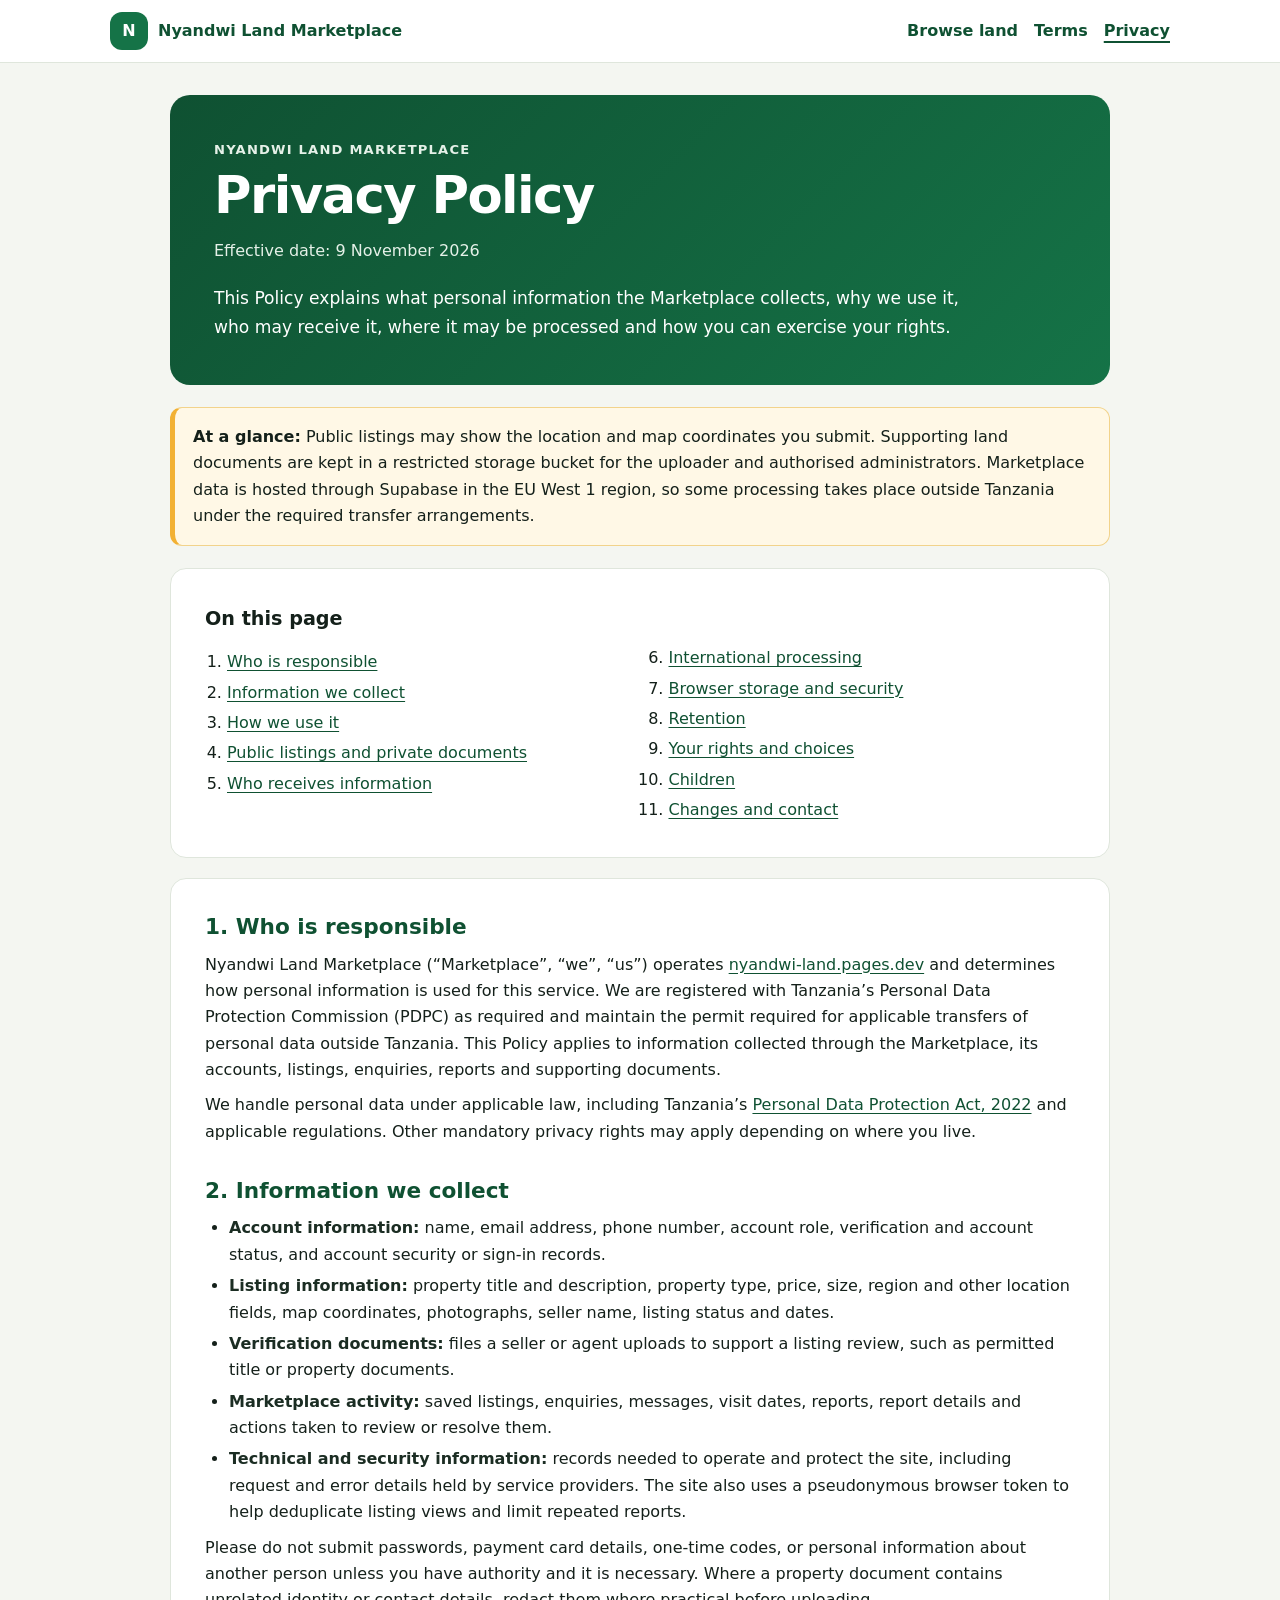
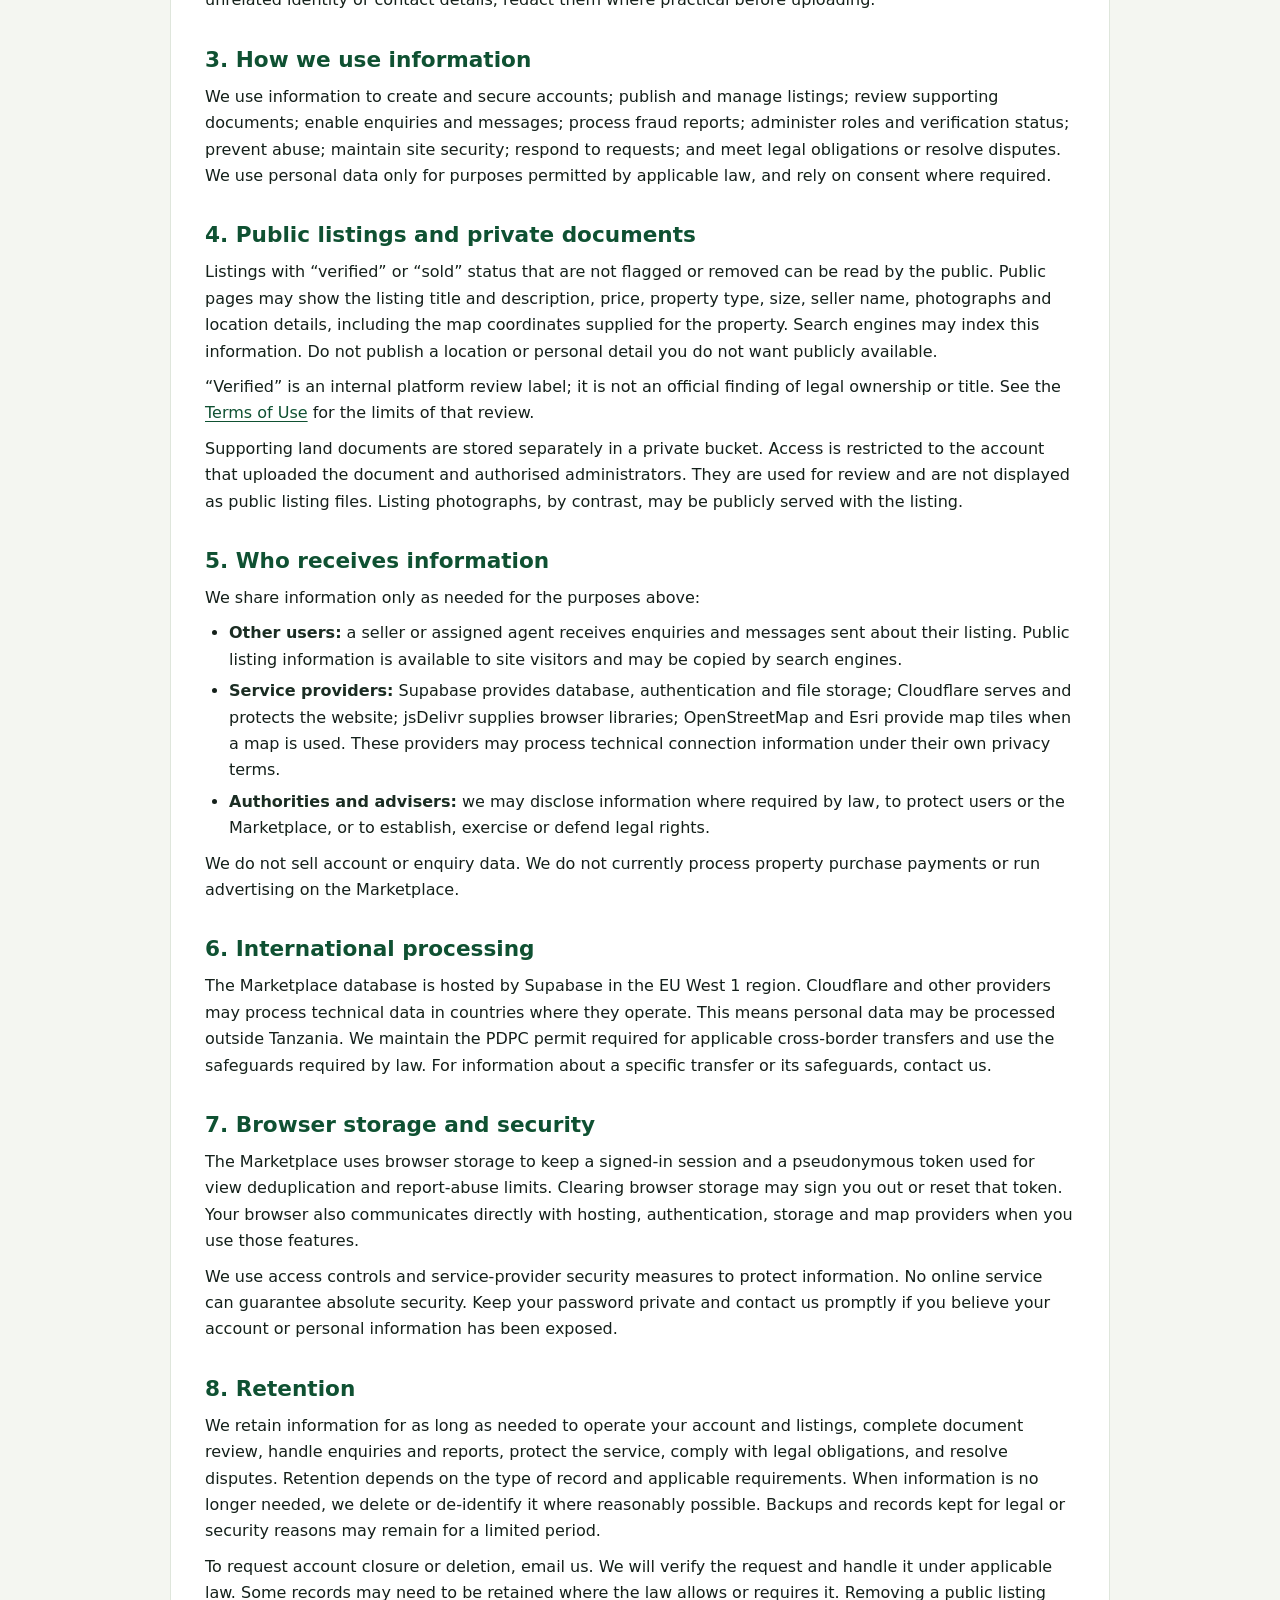
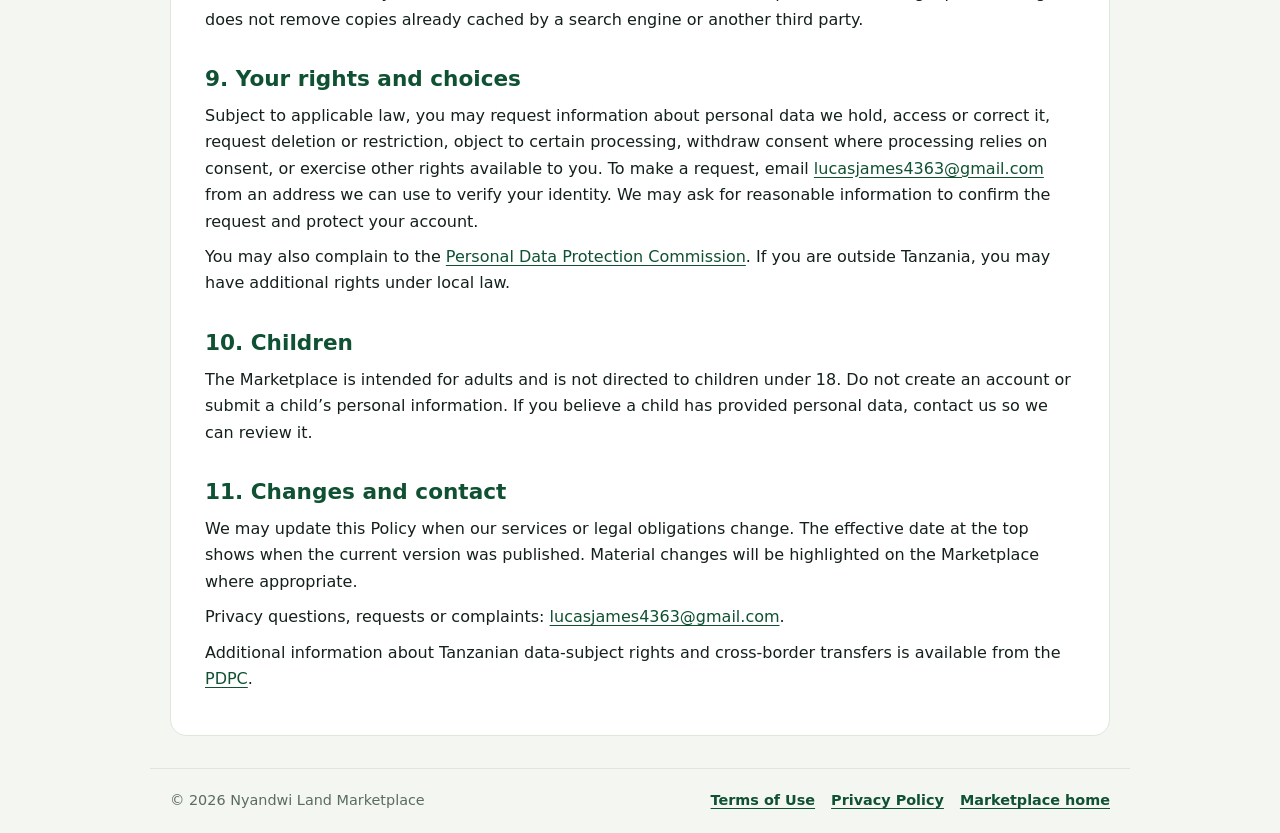
<file: privacy.html>
<!doctype html>
<html lang="en">
<head>
<meta charset="utf-8">
<meta name="viewport" content="width=device-width, initial-scale=1">
<meta name="theme-color" content="#157347">
<meta name="author" content="Nyandwi Land Marketplace">
<meta name="description" content="Privacy policy for Nyandwi Land Marketplace: personal data, public listings, land documents, hosting, transfers and your rights.">
<meta name="robots" content="index,follow,max-image-preview:large">
<link rel="canonical" href="https://nyandwi-land.pages.dev/privacy.html">
<link rel="icon" href="data:image/svg+xml,%3Csvg xmlns='http://www.w3.org/2000/svg' viewBox='0 0 64 64'%3E%3Crect width='64' height='64' rx='14' fill='%23157347'/%3E%3Cpath d='M32 10c-9 0-16 7-16 16 0 12 16 28 16 28s16-16 16-28c0-9-7-16-16-16z' fill='%23fff'/%3E%3Ccircle cx='32' cy='26' r='6' fill='%23f2b134'/%3E%3C/svg%3E">
<meta property="og:title" content="Privacy Policy | Nyandwi Land Marketplace">
<meta property="og:description" content="Privacy policy for Nyandwi Land Marketplace: personal data, public listings, land documents, hosting, transfers and your rights.">
<meta property="og:type" content="article">
<meta property="og:url" content="https://nyandwi-land.pages.dev/privacy.html">
<meta property="og:site_name" content="Nyandwi Land Marketplace">
<meta name="twitter:card" content="summary">
<title>Privacy Policy | Nyandwi Land Marketplace</title>
<link rel="stylesheet" href="/legal.css">
<script type="application/ld+json">{"@context":"https://schema.org","@type":"WebPage","name":"Privacy Policy | Nyandwi Land Marketplace","url":"https://nyandwi-land.pages.dev/privacy.html","isPartOf":{"@type":"WebSite","name":"Nyandwi Land Marketplace","url":"https://nyandwi-land.pages.dev/"}}</script>
</head>
<body>
<a class="skip" href="#main">Skip to content</a>
<header class="sitehead"><div class="headinner"><a class="brand" href="/" aria-label="Nyandwi Land Marketplace home"><span class="brandmark" aria-hidden="true">N</span><span>Nyandwi Land Marketplace</span></a><nav class="site-nav" aria-label="Main navigation"><a href="/">Browse land</a><a href="/terms.html" >Terms</a><a href="/privacy.html" aria-current="page">Privacy</a></nav></div></header>
<main id="main">
<div class="intro"><p class="eyebrow">Nyandwi Land Marketplace</p><h1>Privacy Policy</h1><p class="updated">Effective date: 9 November 2026</p><p class="lede">This Policy explains what personal information the Marketplace collects, why we use it, who may receive it, where it may be processed and how you can exercise your rights.</p></div>
<div class="notice"><strong>At a glance:</strong> Public listings may show the location and map coordinates you submit. Supporting land documents are kept in a restricted storage bucket for the uploader and authorised administrators. Marketplace data is hosted through Supabase in the EU West 1 region, so some processing takes place outside Tanzania under the required transfer arrangements.</div>
<nav class="contents" aria-label="Contents"><h2>On this page</h2><ol><li><a href="#controller">Who is responsible</a></li><li><a href="#collect">Information we collect</a></li><li><a href="#use">How we use it</a></li><li><a href="#public">Public listings and private documents</a></li><li><a href="#sharing">Who receives information</a></li><li><a href="#transfers">International processing</a></li><li><a href="#storage">Browser storage and security</a></li><li><a href="#retention">Retention</a></li><li><a href="#rights">Your rights and choices</a></li><li><a href="#children">Children</a></li><li><a href="#changes">Changes and contact</a></li></ol></nav>
<article class="legal-body">
<h2 id="controller">1. Who is responsible</h2><p>Nyandwi Land Marketplace (“Marketplace”, “we”, “us”) operates <a href="https://nyandwi-land.pages.dev/">nyandwi-land.pages.dev</a> and determines how personal information is used for this service. We are registered with Tanzania’s Personal Data Protection Commission (PDPC) as required and maintain the permit required for applicable transfers of personal data outside Tanzania. This Policy applies to information collected through the Marketplace, its accounts, listings, enquiries, reports and supporting documents.</p><p>We handle personal data under applicable law, including Tanzania’s <a href="https://oagmis.oag.go.tz/portal/acts/237" rel="noopener">Personal Data Protection Act, 2022</a> and applicable regulations. Other mandatory privacy rights may apply depending on where you live.</p>
<h2 id="collect">2. Information we collect</h2><ul><li><strong>Account information:</strong> name, email address, phone number, account role, verification and account status, and account security or sign-in records.</li><li><strong>Listing information:</strong> property title and description, property type, price, size, region and other location fields, map coordinates, photographs, seller name, listing status and dates.</li><li><strong>Verification documents:</strong> files a seller or agent uploads to support a listing review, such as permitted title or property documents.</li><li><strong>Marketplace activity:</strong> saved listings, enquiries, messages, visit dates, reports, report details and actions taken to review or resolve them.</li><li><strong>Technical and security information:</strong> records needed to operate and protect the site, including request and error details held by service providers. The site also uses a pseudonymous browser token to help deduplicate listing views and limit repeated reports.</li></ul><p>Please do not submit passwords, payment card details, one-time codes, or personal information about another person unless you have authority and it is necessary. Where a property document contains unrelated identity or contact details, redact them where practical before uploading.</p>
<h2 id="use">3. How we use information</h2><p>We use information to create and secure accounts; publish and manage listings; review supporting documents; enable enquiries and messages; process fraud reports; administer roles and verification status; prevent abuse; maintain site security; respond to requests; and meet legal obligations or resolve disputes. We use personal data only for purposes permitted by applicable law, and rely on consent where required.</p>
<h2 id="public">4. Public listings and private documents</h2><p>Listings with “verified” or “sold” status that are not flagged or removed can be read by the public. Public pages may show the listing title and description, price, property type, size, seller name, photographs and location details, including the map coordinates supplied for the property. Search engines may index this information. Do not publish a location or personal detail you do not want publicly available.</p><p>“Verified” is an internal platform review label; it is not an official finding of legal ownership or title. See the <a href="/terms.html">Terms of Use</a> for the limits of that review.</p><p>Supporting land documents are stored separately in a private bucket. Access is restricted to the account that uploaded the document and authorised administrators. They are used for review and are not displayed as public listing files. Listing photographs, by contrast, may be publicly served with the listing.</p>
<h2 id="sharing">5. Who receives information</h2><p>We share information only as needed for the purposes above:</p><ul><li><strong>Other users:</strong> a seller or assigned agent receives enquiries and messages sent about their listing. Public listing information is available to site visitors and may be copied by search engines.</li><li><strong>Service providers:</strong> Supabase provides database, authentication and file storage; Cloudflare serves and protects the website; jsDelivr supplies browser libraries; OpenStreetMap and Esri provide map tiles when a map is used. These providers may process technical connection information under their own privacy terms.</li><li><strong>Authorities and advisers:</strong> we may disclose information where required by law, to protect users or the Marketplace, or to establish, exercise or defend legal rights.</li></ul><p>We do not sell account or enquiry data. We do not currently process property purchase payments or run advertising on the Marketplace.</p>
<h2 id="transfers">6. International processing</h2><p>The Marketplace database is hosted by Supabase in the EU West 1 region. Cloudflare and other providers may process technical data in countries where they operate. This means personal data may be processed outside Tanzania. We maintain the PDPC permit required for applicable cross-border transfers and use the safeguards required by law. For information about a specific transfer or its safeguards, contact us.</p>
<h2 id="storage">7. Browser storage and security</h2><p>The Marketplace uses browser storage to keep a signed-in session and a pseudonymous token used for view deduplication and report-abuse limits. Clearing browser storage may sign you out or reset that token. Your browser also communicates directly with hosting, authentication, storage and map providers when you use those features.</p><p>We use access controls and service-provider security measures to protect information. No online service can guarantee absolute security. Keep your password private and contact us promptly if you believe your account or personal information has been exposed.</p>
<h2 id="retention">8. Retention</h2><p>We retain information for as long as needed to operate your account and listings, complete document review, handle enquiries and reports, protect the service, comply with legal obligations, and resolve disputes. Retention depends on the type of record and applicable requirements. When information is no longer needed, we delete or de-identify it where reasonably possible. Backups and records kept for legal or security reasons may remain for a limited period.</p><p>To request account closure or deletion, email us. We will verify the request and handle it under applicable law. Some records may need to be retained where the law allows or requires it. Removing a public listing does not remove copies already cached by a search engine or another third party.</p>
<h2 id="rights">9. Your rights and choices</h2><p>Subject to applicable law, you may request information about personal data we hold, access or correct it, request deletion or restriction, object to certain processing, withdraw consent where processing relies on consent, or exercise other rights available to you. To make a request, email <a href="mailto:lucasjames4363@gmail.com">lucasjames4363@gmail.com</a> from an address we can use to verify your identity. We may ask for reasonable information to confirm the request and protect your account.</p><p>You may also complain to the <a href="https://pdpc.go.tz/data-subject-rights/" rel="noopener">Personal Data Protection Commission</a>. If you are outside Tanzania, you may have additional rights under local law.</p>
<h2 id="children">10. Children</h2><p>The Marketplace is intended for adults and is not directed to children under 18. Do not create an account or submit a child’s personal information. If you believe a child has provided personal data, contact us so we can review it.</p>
<h2 id="changes">11. Changes and contact</h2><p>We may update this Policy when our services or legal obligations change. The effective date at the top shows when the current version was published. Material changes will be highlighted on the Marketplace where appropriate.</p><p>Privacy questions, requests or complaints: <a href="mailto:lucasjames4363@gmail.com">lucasjames4363@gmail.com</a>.</p><p>Additional information about Tanzanian data-subject rights and cross-border transfers is available from the <a href="https://pdpc.go.tz/data-subject-rights/" rel="noopener">PDPC</a>.</p>
</article>
</main>
<footer class="sitefoot"><div class="sitefoot-inner"><span>© 2026 Nyandwi Land Marketplace</span><nav aria-label="Legal"><a href="/terms.html">Terms of Use</a><a href="/privacy.html">Privacy Policy</a><a href="/">Marketplace home</a></nav></div></footer>
</body>
</html>
</file>
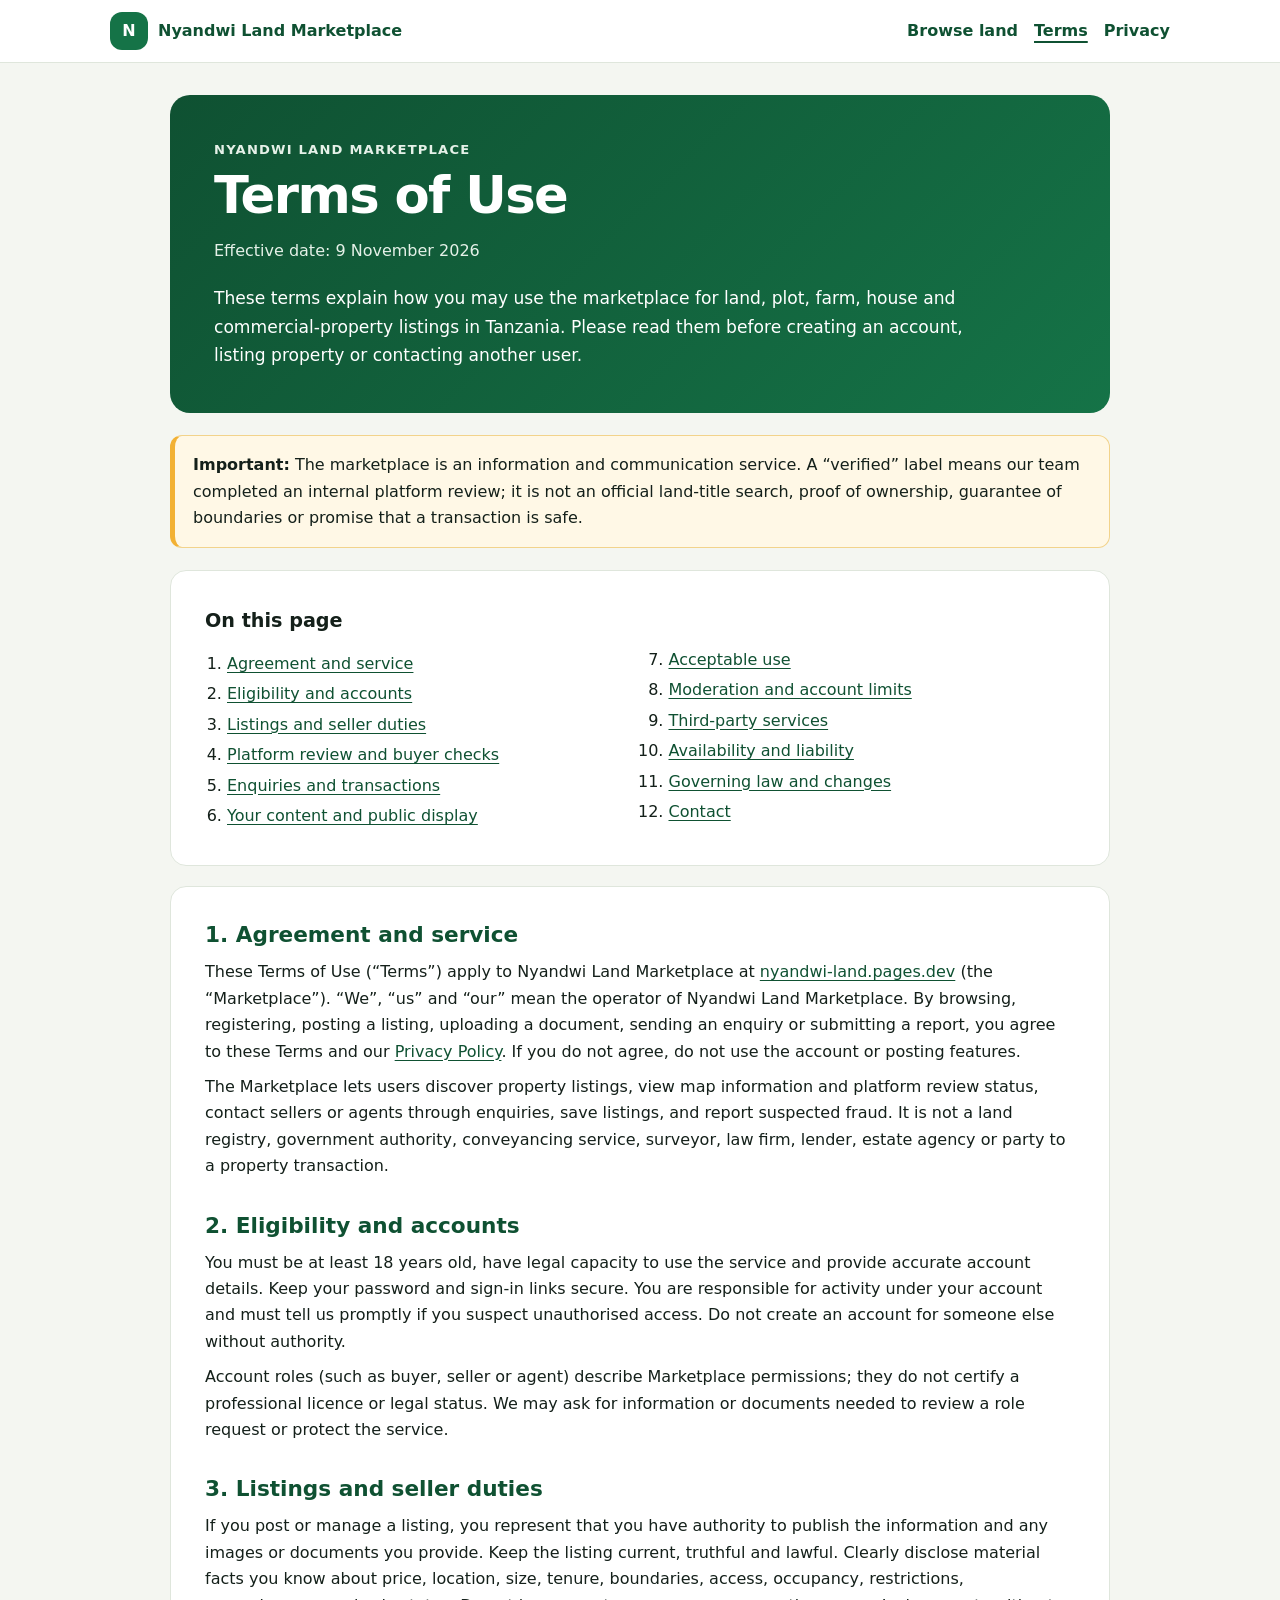
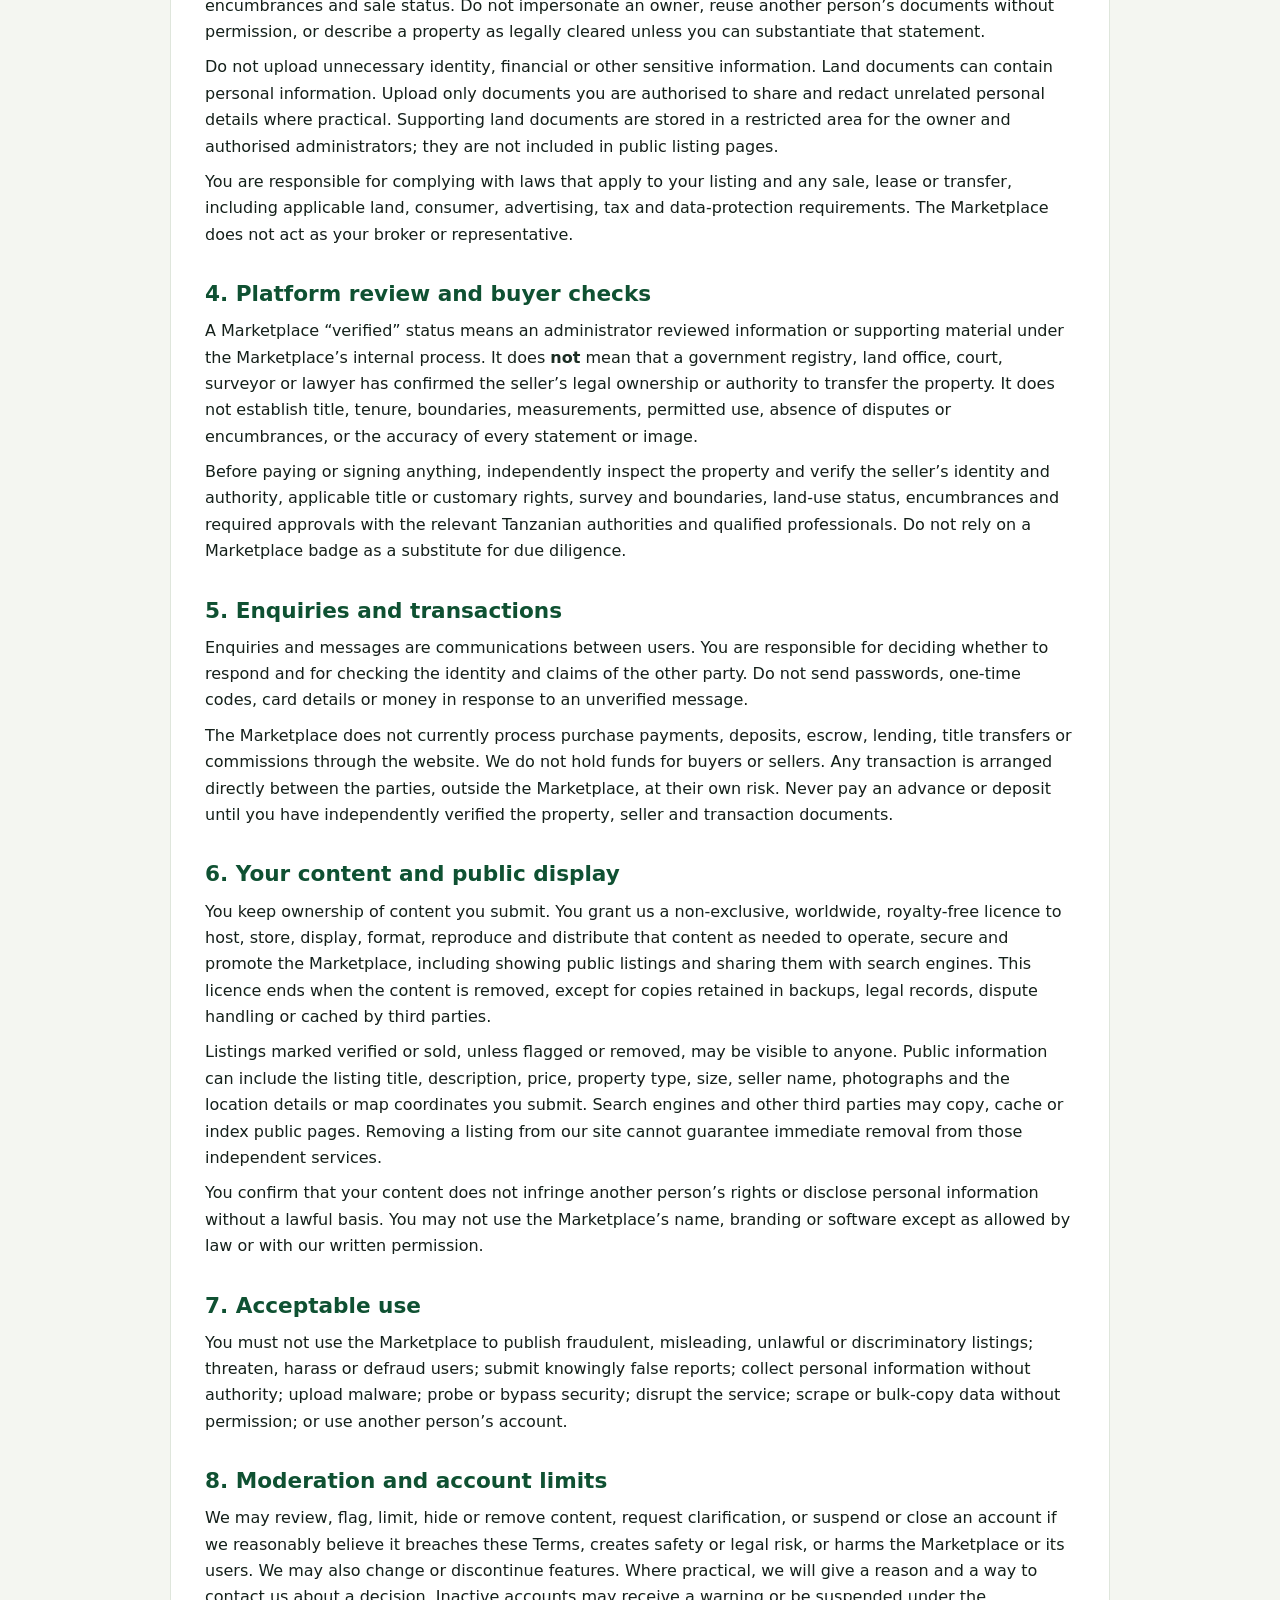
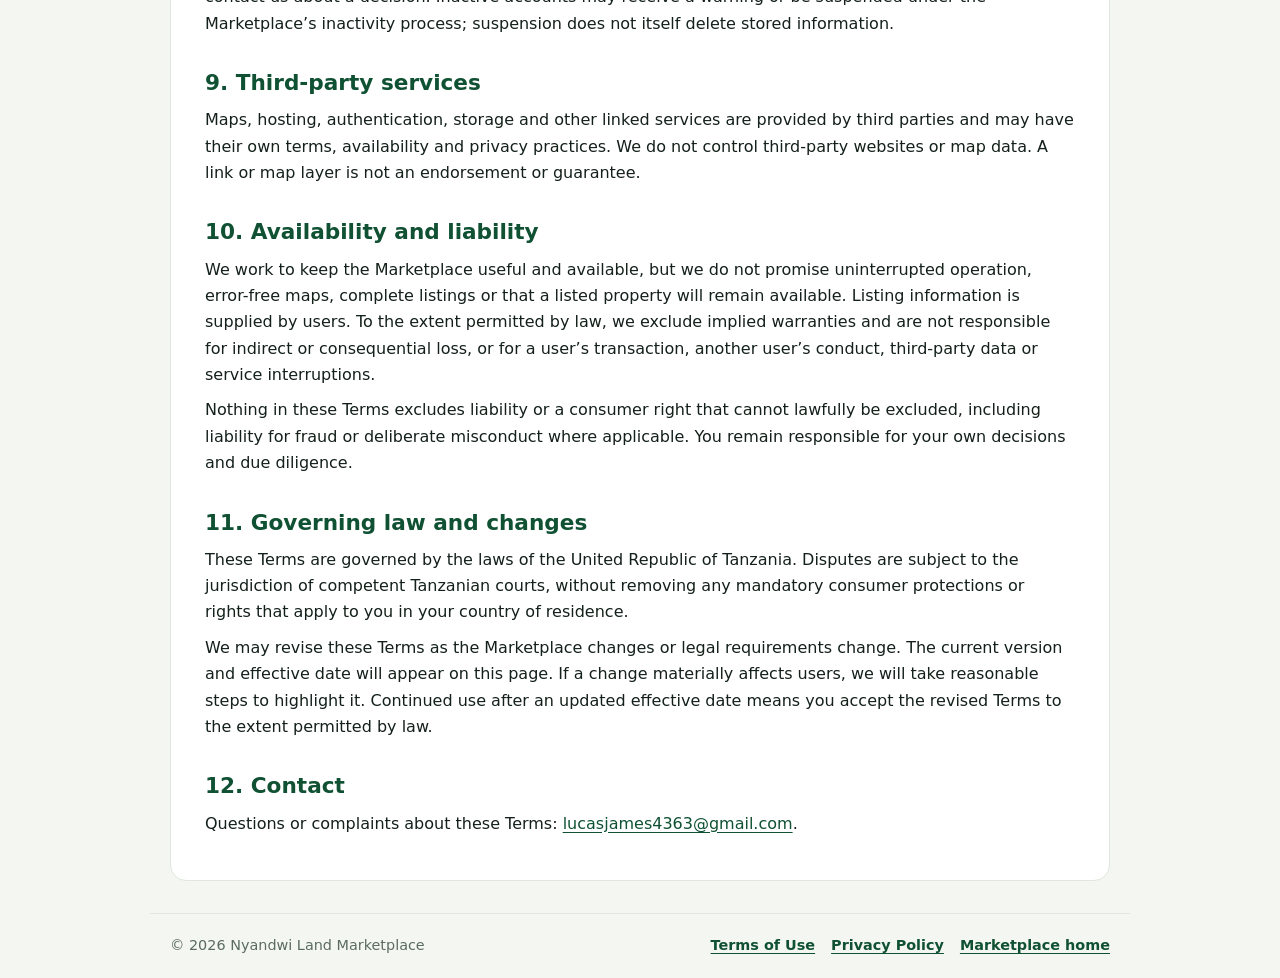
<file: terms.html>
<!doctype html>
<html lang="en">
<head>
<meta charset="utf-8">
<meta name="viewport" content="width=device-width, initial-scale=1">
<meta name="theme-color" content="#157347">
<meta name="author" content="Nyandwi Land Marketplace">
<meta name="description" content="Terms for using Nyandwi Land Marketplace, including listings, platform review, enquiries and property transactions in Tanzania.">
<meta name="robots" content="index,follow,max-image-preview:large">
<link rel="canonical" href="https://nyandwi-land.pages.dev/terms.html">
<link rel="icon" href="data:image/svg+xml,%3Csvg xmlns='http://www.w3.org/2000/svg' viewBox='0 0 64 64'%3E%3Crect width='64' height='64' rx='14' fill='%23157347'/%3E%3Cpath d='M32 10c-9 0-16 7-16 16 0 12 16 28 16 28s16-16 16-28c0-9-7-16-16-16z' fill='%23fff'/%3E%3Ccircle cx='32' cy='26' r='6' fill='%23f2b134'/%3E%3C/svg%3E">
<meta property="og:title" content="Terms of Use | Nyandwi Land Marketplace">
<meta property="og:description" content="Terms for using Nyandwi Land Marketplace, including listings, platform review, enquiries and property transactions in Tanzania.">
<meta property="og:type" content="article">
<meta property="og:url" content="https://nyandwi-land.pages.dev/terms.html">
<meta property="og:site_name" content="Nyandwi Land Marketplace">
<meta name="twitter:card" content="summary">
<title>Terms of Use | Nyandwi Land Marketplace</title>
<link rel="stylesheet" href="/legal.css">
<script type="application/ld+json">{"@context":"https://schema.org","@type":"WebPage","name":"Terms of Use | Nyandwi Land Marketplace","url":"https://nyandwi-land.pages.dev/terms.html","isPartOf":{"@type":"WebSite","name":"Nyandwi Land Marketplace","url":"https://nyandwi-land.pages.dev/"}}</script>
</head>
<body>
<a class="skip" href="#main">Skip to content</a>
<header class="sitehead"><div class="headinner"><a class="brand" href="/" aria-label="Nyandwi Land Marketplace home"><span class="brandmark" aria-hidden="true">N</span><span>Nyandwi Land Marketplace</span></a><nav class="site-nav" aria-label="Main navigation"><a href="/">Browse land</a><a href="/terms.html" aria-current="page">Terms</a><a href="/privacy.html" >Privacy</a></nav></div></header>
<main id="main">
<div class="intro"><p class="eyebrow">Nyandwi Land Marketplace</p><h1>Terms of Use</h1><p class="updated">Effective date: 9 November 2026</p><p class="lede">These terms explain how you may use the marketplace for land, plot, farm, house and commercial-property listings in Tanzania. Please read them before creating an account, listing property or contacting another user.</p></div>
<div class="notice"><strong>Important:</strong> The marketplace is an information and communication service. A “verified” label means our team completed an internal platform review; it is not an official land-title search, proof of ownership, guarantee of boundaries or promise that a transaction is safe.</div>
<nav class="contents" aria-label="Contents"><h2>On this page</h2><ol><li><a href="#agreement">Agreement and service</a></li><li><a href="#eligibility">Eligibility and accounts</a></li><li><a href="#listings">Listings and seller duties</a></li><li><a href="#verification">Platform review and buyer checks</a></li><li><a href="#transactions">Enquiries and transactions</a></li><li><a href="#content">Your content and public display</a></li><li><a href="#conduct">Acceptable use</a></li><li><a href="#moderation">Moderation and account limits</a></li><li><a href="#third-parties">Third-party services</a></li><li><a href="#availability">Availability and liability</a></li><li><a href="#law">Governing law and changes</a></li><li><a href="#contact">Contact</a></li></ol></nav>
<article class="legal-body">
<h2 id="agreement">1. Agreement and service</h2><p>These Terms of Use (“Terms”) apply to Nyandwi Land Marketplace at <a href="https://nyandwi-land.pages.dev/">nyandwi-land.pages.dev</a> (the “Marketplace”). “We”, “us” and “our” mean the operator of Nyandwi Land Marketplace. By browsing, registering, posting a listing, uploading a document, sending an enquiry or submitting a report, you agree to these Terms and our <a href="/privacy.html">Privacy Policy</a>. If you do not agree, do not use the account or posting features.</p><p>The Marketplace lets users discover property listings, view map information and platform review status, contact sellers or agents through enquiries, save listings, and report suspected fraud. It is not a land registry, government authority, conveyancing service, surveyor, law firm, lender, estate agency or party to a property transaction.</p>
<h2 id="eligibility">2. Eligibility and accounts</h2><p>You must be at least 18 years old, have legal capacity to use the service and provide accurate account details. Keep your password and sign-in links secure. You are responsible for activity under your account and must tell us promptly if you suspect unauthorised access. Do not create an account for someone else without authority.</p><p>Account roles (such as buyer, seller or agent) describe Marketplace permissions; they do not certify a professional licence or legal status. We may ask for information or documents needed to review a role request or protect the service.</p>
<h2 id="listings">3. Listings and seller duties</h2><p>If you post or manage a listing, you represent that you have authority to publish the information and any images or documents you provide. Keep the listing current, truthful and lawful. Clearly disclose material facts you know about price, location, size, tenure, boundaries, access, occupancy, restrictions, encumbrances and sale status. Do not impersonate an owner, reuse another person’s documents without permission, or describe a property as legally cleared unless you can substantiate that statement.</p><p>Do not upload unnecessary identity, financial or other sensitive information. Land documents can contain personal information. Upload only documents you are authorised to share and redact unrelated personal details where practical. Supporting land documents are stored in a restricted area for the owner and authorised administrators; they are not included in public listing pages.</p><p>You are responsible for complying with laws that apply to your listing and any sale, lease or transfer, including applicable land, consumer, advertising, tax and data-protection requirements. The Marketplace does not act as your broker or representative.</p>
<h2 id="verification">4. Platform review and buyer checks</h2><p>A Marketplace “verified” status means an administrator reviewed information or supporting material under the Marketplace’s internal process. It does <strong>not</strong> mean that a government registry, land office, court, surveyor or lawyer has confirmed the seller’s legal ownership or authority to transfer the property. It does not establish title, tenure, boundaries, measurements, permitted use, absence of disputes or encumbrances, or the accuracy of every statement or image.</p><p>Before paying or signing anything, independently inspect the property and verify the seller’s identity and authority, applicable title or customary rights, survey and boundaries, land-use status, encumbrances and required approvals with the relevant Tanzanian authorities and qualified professionals. Do not rely on a Marketplace badge as a substitute for due diligence.</p>
<h2 id="transactions">5. Enquiries and transactions</h2><p>Enquiries and messages are communications between users. You are responsible for deciding whether to respond and for checking the identity and claims of the other party. Do not send passwords, one-time codes, card details or money in response to an unverified message.</p><p>The Marketplace does not currently process purchase payments, deposits, escrow, lending, title transfers or commissions through the website. We do not hold funds for buyers or sellers. Any transaction is arranged directly between the parties, outside the Marketplace, at their own risk. Never pay an advance or deposit until you have independently verified the property, seller and transaction documents.</p>
<h2 id="content">6. Your content and public display</h2><p>You keep ownership of content you submit. You grant us a non-exclusive, worldwide, royalty-free licence to host, store, display, format, reproduce and distribute that content as needed to operate, secure and promote the Marketplace, including showing public listings and sharing them with search engines. This licence ends when the content is removed, except for copies retained in backups, legal records, dispute handling or cached by third parties.</p><p>Listings marked verified or sold, unless flagged or removed, may be visible to anyone. Public information can include the listing title, description, price, property type, size, seller name, photographs and the location details or map coordinates you submit. Search engines and other third parties may copy, cache or index public pages. Removing a listing from our site cannot guarantee immediate removal from those independent services.</p><p>You confirm that your content does not infringe another person’s rights or disclose personal information without a lawful basis. You may not use the Marketplace’s name, branding or software except as allowed by law or with our written permission.</p>
<h2 id="conduct">7. Acceptable use</h2><p>You must not use the Marketplace to publish fraudulent, misleading, unlawful or discriminatory listings; threaten, harass or defraud users; submit knowingly false reports; collect personal information without authority; upload malware; probe or bypass security; disrupt the service; scrape or bulk-copy data without permission; or use another person’s account.</p>
<h2 id="moderation">8. Moderation and account limits</h2><p>We may review, flag, limit, hide or remove content, request clarification, or suspend or close an account if we reasonably believe it breaches these Terms, creates safety or legal risk, or harms the Marketplace or its users. We may also change or discontinue features. Where practical, we will give a reason and a way to contact us about a decision. Inactive accounts may receive a warning or be suspended under the Marketplace’s inactivity process; suspension does not itself delete stored information.</p>
<h2 id="third-parties">9. Third-party services</h2><p>Maps, hosting, authentication, storage and other linked services are provided by third parties and may have their own terms, availability and privacy practices. We do not control third-party websites or map data. A link or map layer is not an endorsement or guarantee.</p>
<h2 id="availability">10. Availability and liability</h2><p>We work to keep the Marketplace useful and available, but we do not promise uninterrupted operation, error-free maps, complete listings or that a listed property will remain available. Listing information is supplied by users. To the extent permitted by law, we exclude implied warranties and are not responsible for indirect or consequential loss, or for a user’s transaction, another user’s conduct, third-party data or service interruptions.</p><p>Nothing in these Terms excludes liability or a consumer right that cannot lawfully be excluded, including liability for fraud or deliberate misconduct where applicable. You remain responsible for your own decisions and due diligence.</p>
<h2 id="law">11. Governing law and changes</h2><p>These Terms are governed by the laws of the United Republic of Tanzania. Disputes are subject to the jurisdiction of competent Tanzanian courts, without removing any mandatory consumer protections or rights that apply to you in your country of residence.</p><p>We may revise these Terms as the Marketplace changes or legal requirements change. The current version and effective date will appear on this page. If a change materially affects users, we will take reasonable steps to highlight it. Continued use after an updated effective date means you accept the revised Terms to the extent permitted by law.</p>
<h2 id="contact">12. Contact</h2><p>Questions or complaints about these Terms: <a href="mailto:lucasjames4363@gmail.com">lucasjames4363@gmail.com</a>.</p>
</article>
</main>
<footer class="sitefoot"><div class="sitefoot-inner"><span>© 2026 Nyandwi Land Marketplace</span><nav aria-label="Legal"><a href="/terms.html">Terms of Use</a><a href="/privacy.html">Privacy Policy</a><a href="/">Marketplace home</a></nav></div></footer>
</body>
</html>
</file>
<file: legal.css>
:root{color-scheme:light;--green:#157347;--green-dark:#0f5132;--amber:#f2b134;--paper:#f4f6f1;--ink:#14201a;--muted:#5b6b62;--line:#dfe6dc;--white:#fff}
*{box-sizing:border-box}
html{scroll-behavior:smooth}
body{margin:0;background:var(--paper);color:var(--ink);font:16px/1.65 system-ui,-apple-system,"Segoe UI",Roboto,Arial,sans-serif}
a{color:var(--green-dark);text-underline-offset:3px}
a:hover{color:var(--green)}
a:focus-visible{outline:3px solid var(--amber);outline-offset:3px;border-radius:4px}
.skip{position:absolute;left:-9999px;top:0;background:var(--white);padding:10px;z-index:10}
.skip:focus{left:12px;top:12px}
.sitehead{background:var(--white);border-bottom:1px solid var(--line)}
.headinner{max-width:1100px;margin:auto;padding:12px 20px;display:flex;align-items:center;justify-content:space-between;gap:16px;flex-wrap:wrap}
.brand{display:flex;align-items:center;gap:10px;text-decoration:none;color:var(--green-dark);font-weight:800}
.brandmark{display:grid;place-items:center;width:38px;height:38px;border-radius:12px;background:var(--green);color:#fff;font-weight:900}
.site-nav{display:flex;gap:16px;flex-wrap:wrap}
.site-nav a{font-weight:650;text-decoration:none}
.site-nav a[aria-current=page]{text-decoration:underline;text-decoration-thickness:2px;text-underline-offset:5px}
main{max-width:980px;margin:32px auto;padding:0 20px}
.intro{padding:clamp(22px,5vw,44px);background:linear-gradient(135deg,var(--green-dark),var(--green));color:#fff;border-radius:20px}
.eyebrow{margin:0 0 6px;color:#e5f1e8;font-size:.82rem;font-weight:800;letter-spacing:.09em;text-transform:uppercase}
h1{margin:0;font-size:clamp(2rem,6vw,3.2rem);line-height:1.12;letter-spacing:-.03em}
.updated{margin:14px 0 0;color:#e5f1e8}
.lede{font-size:1.07rem;max-width:70ch;margin:20px 0 0}
.notice{margin:22px 0;padding:16px 18px;background:#fff8e6;border:1px solid #f2d38b;border-left:5px solid var(--amber);border-radius:12px}
.contents,.legal-body{background:var(--white);border:1px solid var(--line);border-radius:16px;padding:clamp(20px,4vw,34px);margin-top:20px}
.contents h2{margin:0 0 10px;font-size:1.2rem}
.contents ol{margin:0;padding-left:22px;columns:2;column-gap:35px}
.contents li{break-inside:avoid;margin:4px 0}
.legal-body h2{font-size:1.35rem;line-height:1.3;margin:32px 0 10px;color:var(--green-dark)}
.legal-body h2:first-child{margin-top:0}
.legal-body h3{font-size:1.05rem;margin:20px 0 6px}
.legal-body p{margin:9px 0}
.legal-body ul,.legal-body ol{padding-left:24px;margin:8px 0}
.legal-body li{margin:5px 0}
.legal-body strong{color:#1b2d23}
.sitefoot{max-width:980px;margin:26px auto 0;padding:20px;border-top:1px solid var(--line);color:var(--muted);font-size:.9rem}
.sitefoot-inner{display:flex;justify-content:space-between;align-items:center;gap:12px;flex-wrap:wrap}
.sitefoot nav{display:flex;gap:16px;flex-wrap:wrap}
.sitefoot a{font-weight:650}
@media(max-width:620px){.headinner{align-items:flex-start}.site-nav{gap:12px}.contents ol{columns:1}main{margin:18px auto}.sitefoot-inner{align-items:flex-start;flex-direction:column}}
@media(prefers-reduced-motion:reduce){html{scroll-behavior:auto}}
</file>
